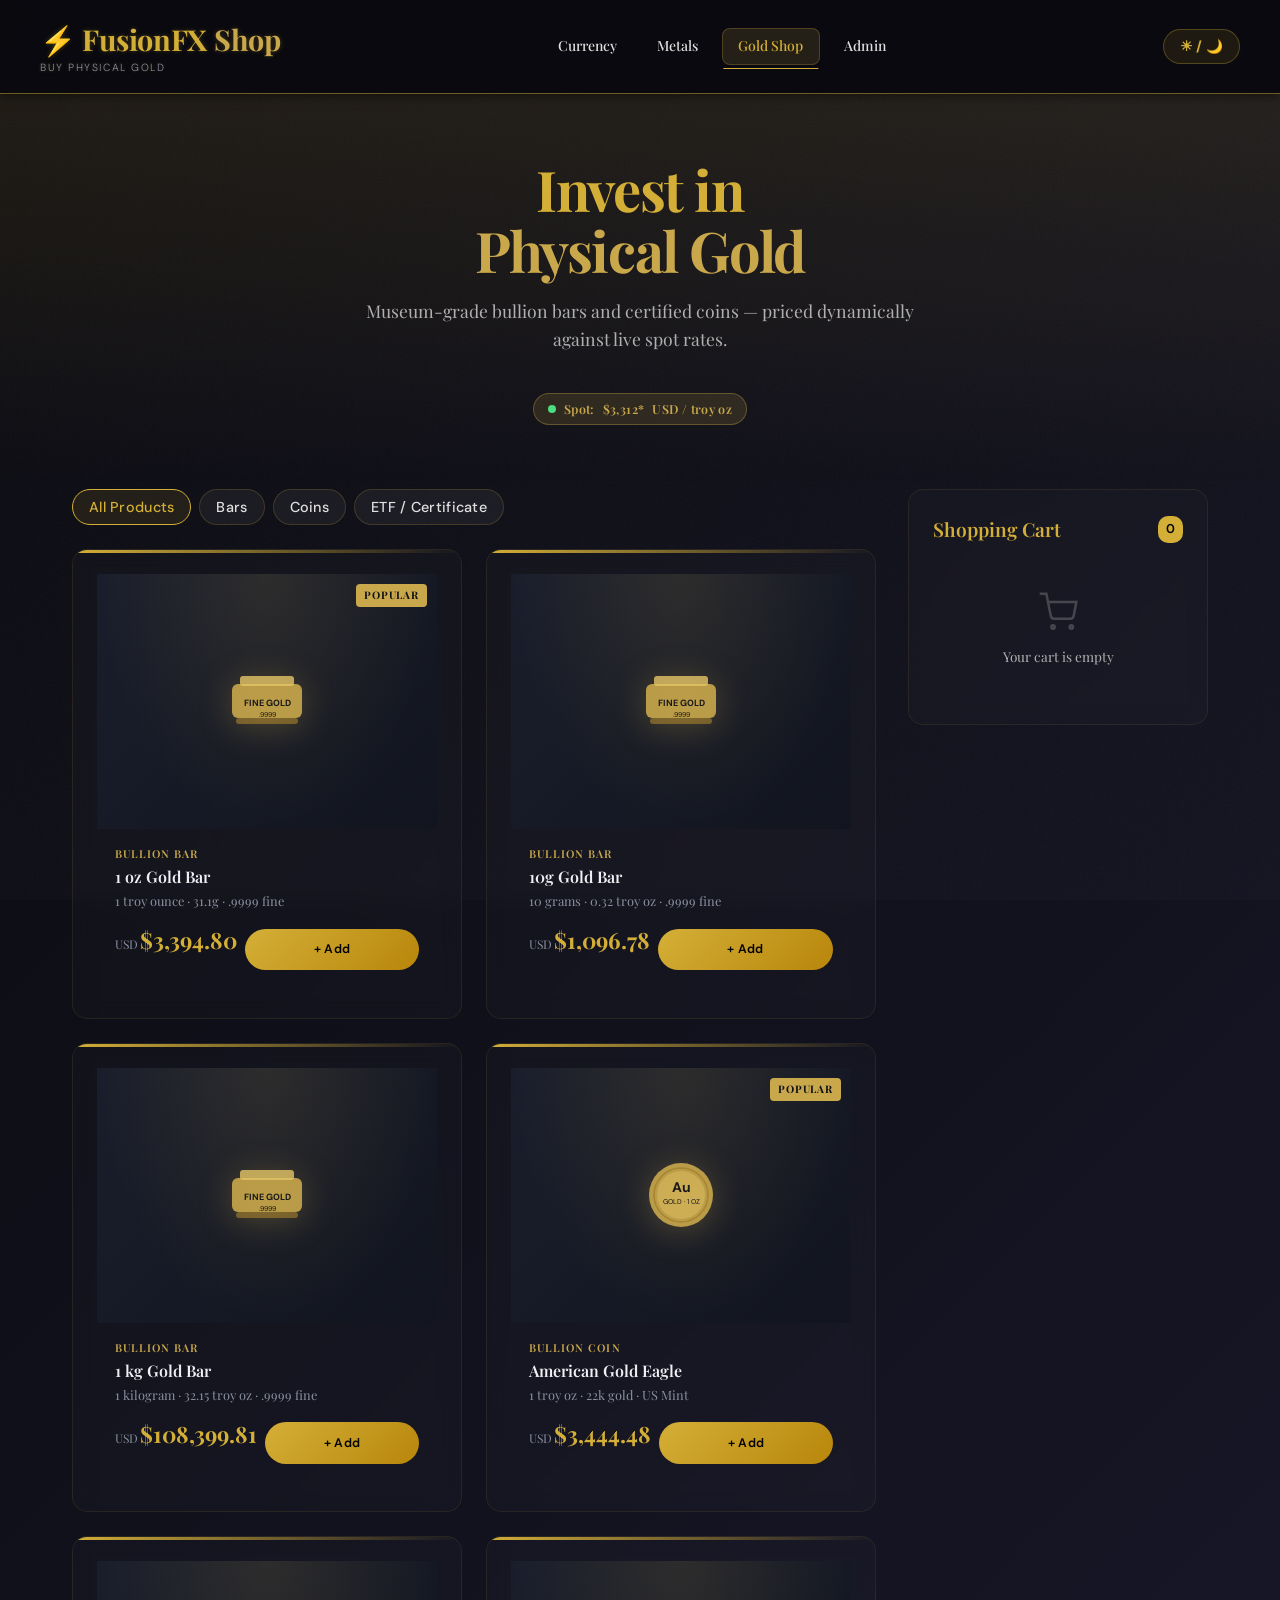
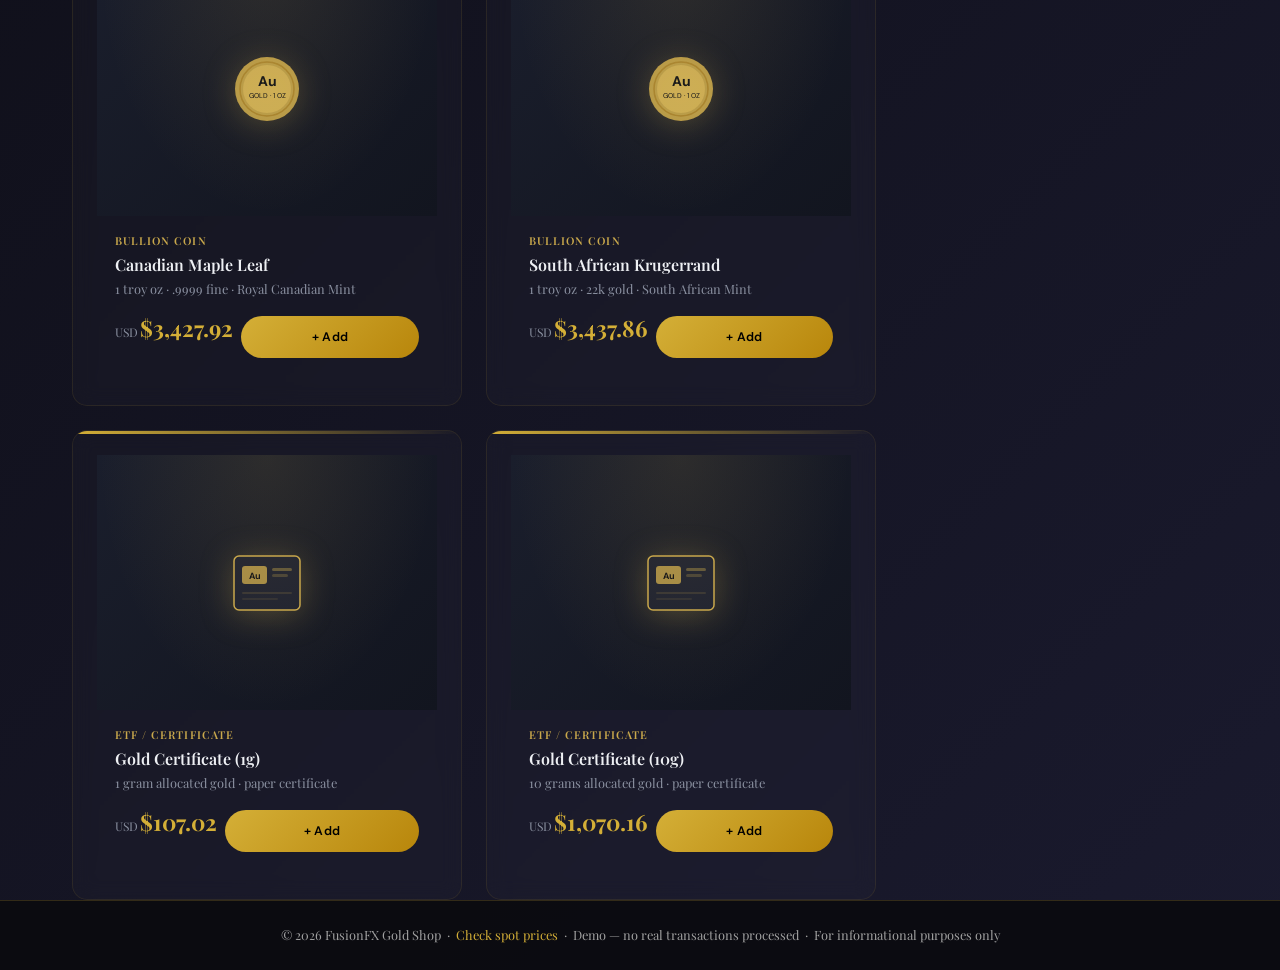
<file: shop.html>
<!DOCTYPE html>
<html lang="en">
<head>
  <meta charset="UTF-8">
  <meta name="viewport" content="width=device-width, initial-scale=1.0">
  <meta name="description" content="Buy physical gold online with live spot pricing. Museum-grade bullion bars, certified coins, and gold ETFs. Secure checkout with dynamic pricing.">
  <title>FusionFX | Gold Shop</title>
  <link rel="stylesheet" href="style.css">
  <style>
    /* Luxury Enhancements - Refined */
    body {
      background: linear-gradient(135deg, #0a0a0f 0%, #1a1a2e 100%);
      color: #f5f5f5;
      font-family: 'Playfair Display', serif;
      overflow-x: hidden;
    }

    header {
      background: rgba(10,10,15,0.95);
      backdrop-filter: blur(15px);
      border-bottom: 1px solid rgba(212,175,55,0.5);
      box-shadow: 0 2px 10px rgba(0,0,0,0.5);
      position: relative;
    }

    .logo {
      font-size: 1.8rem;
      font-weight: 700;
      color: #D4AF37;
      text-shadow: 0 0 5px rgba(212, 175, 55, 0.3);
    }

    nav a {
      color: #e0e0e0;
      transition: color 0.3s ease;
      position: relative;
    }
    nav a:hover, nav a.active {
      color: #D4AF37;
    }
    nav a::after {
      content: '';
      position: absolute;
      bottom: -5px; left: 50%; width: 0; height: 1px;
      background: #D4AF37;
      transition: width 0.3s ease;
      transform: translateX(-50%);
    }
    nav a:hover::after, nav a.active::after {
      width: 100%;
    }

    .theme-btn {
      background: rgba(212,175,55,0.1);
      color: #D4AF37;
      border: 1px solid rgba(212,175,55,0.3);
      padding: 0.5rem 1rem;
      border-radius: 25px;
      cursor: pointer;
      transition: all 0.3s ease;
    }
    .theme-btn:hover {
      background: rgba(212,175,55,0.2);
      border-color: #D4AF37;
    }

    .shop-hero {
      text-align: center;
      padding: 4rem 2rem;
      background: linear-gradient(to bottom, rgba(212,175,55,0.1) 0%, transparent 100%);
      position: relative;
    }
    .shop-hero h1 {
      font-size: 3.5rem;
      font-weight: 700;
      color: #D4AF37;
      margin-bottom: 1rem;
    }
    .shop-hero .line2 {
      display: block;
      color: #f5f5f5;
    }
    .shop-hero p {
      font-size: 1.1rem;
      color: #b0b0b0;
      max-width: 600px;
      margin: 0 auto 1.5rem;
    }
    .live-price-pill {
      display: inline-flex;
      align-items: center;
      gap: 0.5rem;
      background: rgba(212,175,55,0.1);
      color: #D4AF37;
      padding: 0.5rem 1rem;
      border-radius: 25px;
      border: 1px solid rgba(212,175,55,0.3);
      font-weight: 600;
    }
    .live-dot {
      width: 8px; height: 8px;
      background: #4ade80;
      border-radius: 50%;
      animation: pulse 2s infinite;
    }
    @keyframes pulse {
      0%, 100% { opacity: 1; }
      50% { opacity: 0.5; }
    }

    .shop-layout {
      display: grid;
      grid-template-columns: 1fr 300px;
      gap: 2rem;
      max-width: 1200px;
      margin: 0 auto;
      padding: 0 2rem;
    }
    @media (max-width: 900px) {
      .shop-layout { grid-template-columns: 1fr; }
    }

    .filter-bar {
      display: flex;
      gap: 0.5rem;
      margin-bottom: 1.5rem;
      flex-wrap: wrap;
    }
    .filter-btn {
      background: rgba(255,255,255,0.05);
      border: 1px solid rgba(212,175,55,0.2);
      color: #e0e0e0;
      padding: 0.5rem 1rem;
      border-radius: 20px;
      cursor: pointer;
      transition: all 0.3s ease;
      font-size: 0.9rem;
    }
    .filter-btn:hover, .filter-btn.active {
      background: rgba(212,175,55,0.1);
      border-color: #D4AF37;
      color: #D4AF37;
    }

    .product-grid {
      display: grid;
      grid-template-columns: repeat(auto-fill, minmax(280px, 1fr));
      gap: 1.5rem;
    }
    .product-card {
      background: rgba(255,255,255,0.02);
      backdrop-filter: blur(10px);
      border: 1px solid rgba(212,175,55,0.1);
      border-radius: 15px;
      padding: 1.5rem;
      transition: all 0.3s ease;
      position: relative;
      overflow: hidden;
    }
    .product-card:hover {
      transform: translateY(-5px);
      border-color: rgba(212,175,55,0.3);
      box-shadow: 0 8px 25px rgba(0,0,0,0.4);
    }
    .product-card::before {
      content: '';
      position: absolute;
      top: 0; left: 0; right: 0;
      height: 3px;
      background: linear-gradient(90deg, #D4AF37, transparent);
    }
    .product-image {
      width: 100%;
      height: 150px;
      object-fit: cover;
      border-radius: 8px;
      margin-bottom: 1rem;
    }
    .product-title {
      font-size: 1.2rem;
      font-weight: 600;
      color: #f5f5f5;
      margin-bottom: 0.5rem;
    }
    .product-desc {
      color: #b0b0b0;
      font-size: 0.9rem;
      margin-bottom: 1rem;
    }
    .product-price {
      font-size: 1.4rem;
      font-weight: 700;
      color: #D4AF37;
      margin-bottom: 1rem;
    }
    .add-to-cart-btn {
      background: linear-gradient(135deg, #D4AF37, #B8860B);
      color: #000;
      border: none;
      padding: 0.8rem 1.5rem;
      border-radius: 25px;
      cursor: pointer;
      font-weight: 600;
      transition: all 0.3s ease;
      width: 100%;
    }
    .add-to-cart-btn:hover {
      transform: translateY(-2px);
      box-shadow: 0 4px 15px rgba(212,175,55,0.4);
    }

    .cart-sidebar {
      background: rgba(255,255,255,0.02);
      backdrop-filter: blur(10px);
      border: 1px solid rgba(212,175,55,0.1);
      border-radius: 15px;
      padding: 1.5rem;
      position: sticky;
      top: 2rem;
      height: fit-content;
    }
    .cart-title {
      font-size: 1.2rem;
      font-weight: 600;
      color: #D4AF37;
      margin-bottom: 1rem;
      display: flex;
      justify-content: space-between;
      align-items: center;
    }
    .cart-count-badge {
      background: #D4AF37;
      color: #000;
      padding: 0.2rem 0.5rem;
      border-radius: 10px;
      font-size: 0.8rem;
      font-weight: 600;
    }
    .cart-empty {
      text-align: center;
      color: #b0b0b0;
      padding: 2rem 0;
    }
    .cart-item {
      display: flex;
      gap: 0.75rem;
      padding: 0.75rem 0;
      border-bottom: 1px solid rgba(212,175,55,0.1);
    }
    .cart-item:last-child { border-bottom: none; }
    .cart-item img {
      width: 50px; height: 50px;
      object-fit: cover;
      border-radius: 5px;
    }
    .cart-item-details {
      flex: 1;
    }
    .cart-item-title {
      font-weight: 600;
      color: #f5f5f5;
      margin-bottom: 0.25rem;
    }
    .cart-item-price {
      color: #D4AF37;
      font-weight: 600;
    }
    .cart-item-remove {
      background: rgba(248,113,113,0.1);
      color: #f87171;
      border: none;
      padding: 0.25rem 0.5rem;
      border-radius: 5px;
      cursor: pointer;
      font-size: 0.8rem;
    }
    .cart-divider {
      border: none;
      border-top: 1px solid rgba(212,175,55,0.2);
      margin: 1rem 0;
    }
    .cart-summary-row {
      display: flex;
      justify-content: space-between;
      font-size: 0.9rem;
      margin-bottom: 0.5rem;
      color: #b0b0b0;
    }
    .cart-total-row {
      display: flex;
      justify-content: space-between;
      font-size: 1.1rem;
      font-weight: 700;
      color: #f5f5f5;
      padding-top: 0.5rem;
      border-top: 1px solid rgba(212,175,55,0.2);
      margin-top: 0.5rem;
    }
    .checkout-btn {
      background: linear-gradient(135deg, #D4AF37, #B8860B);
      color: #000;
      border: none;
      padding: 0.8rem 1rem;
      border-radius: 25px;
      cursor: pointer;
      font-weight: 600;
      width: 100%;
      margin-top: 1rem;
      transition: all 0.3s ease;
    }
    .checkout-btn:hover {
      transform: translateY(-2px);
      box-shadow: 0 4px 15px rgba(212,175,55,0.4);
    }

    .modal-overlay {
      position: fixed;
      inset: 0;
      background: rgba(0,0,0,0.7);
      backdrop-filter: blur(5px);
      display: none;
      align-items: center;
      justify-content: center;
      z-index: 1000;
    }
    .modal-overlay.open { display: flex; }
    .modal {
      background: rgba(255,255,255,0.05);
      backdrop-filter: blur(20px);
      border: 1px solid rgba(212,175,55,0.2);
      border-radius: 20px;
      padding: 2rem;
      max-width: 500px;
      width: 90%;
      position: relative;
      box-shadow: 0 10px 40px rgba(0,0,0,0.5);
    }
    .modal-close {
      position: absolute;
      top: 1rem; right: 1rem;
      background: rgba(212,175,55,0.1);
      border: none;
      color: #D4AF37;
      width: 30px; height: 30px;
      border-radius: 50%;
      cursor: pointer;
      font-size: 1.2rem;
      transition: all 0.3s ease;
    }
    .modal-close:hover {
      background: rgba(212,175,55,0.2);
    }
    .modal h2 {
      color: #D4AF37;
      margin-bottom: 0.5rem;
    }
    .modal-subtitle {
      color: #b0b0b0;
      margin-bottom: 1.5rem;
    }
    .order-summary-box {
      background: rgba(255,255,255,0.03);
      border: 1px solid rgba(212,175,55,0.1);
      border-radius: 10px;
      padding: 1rem;
      margin-bottom: 1.5rem;
    }
    .form-row {
      margin-bottom: 1rem;
    }
    .form-row label {
      display: block;
      color: #f5f5f5;
      margin-bottom: 0.5rem;
      font-weight: 600;
    }
    .form-row input {
      width: 100%;
      background: rgba(255,255,255,0.05);
      border: 1px solid rgba(212,175,55,0.2);
      border-radius: 8px;
      padding: 0.75rem;
      color: #f5f5f5;
      transition: border-color 0.3s ease;
    }
    .form-row input:focus {
      outline: none;
      border-color: #D4AF37;
    }
    .form-two {
      display: grid;
      grid-template-columns: 1fr 1fr;
      gap: 1rem;
    }
    .success-screen {
      text-align: center;
    }
    .success-icon {
      font-size: 3rem;
      color: #4ade80;
      margin-bottom: 1rem;
    }

    footer {
      text-align: center;
      padding: 1.5rem;
      background: rgba(10,10,15,0.9);
      border-top: 1px solid rgba(212,175,55,0.2);
      color: #a0a0a0;
    }
    footer a {
      color: #D4AF37;
      text-decoration: none;
      transition: color 0.3s ease;
    }
    footer a:hover {
      color: #F0E68C;
    }

    #hiddenLogin {
      position: fixed;
      bottom: 20px;
      right: 20px;
      background: rgba(212,175,55,0.1);
      color: #D4AF37;
      border: 1px solid rgba(212,175,55,0.3);
      padding: 0.6rem 1.2rem;
      border-radius: 20px;
      cursor: pointer;
      opacity: 0;
      transition: all 0.3s ease;
      font-weight: 600;
      text-transform: uppercase;
      letter-spacing: 0.5px;
    }
    #hiddenLogin:hover {
      opacity: 1;
      background: rgba(212,175,55,0.2);
      border-color: #D4AF37;
    }

    @media (max-width: 768px) {
      .shop-hero h1 { font-size: 2.5rem; }
      .shop-layout { padding: 0 1rem; }
      .product-grid { grid-template-columns: 1fr; }
    }
  </style>
</head>
<body>

  <header>
    <div class="logo">
      ⚡ FusionFX <span>Shop</span>
      <small>Buy Physical Gold</small>
    </div>
    <nav>
      <a href="index.html">Currency</a>
      <a href="metals.html">Metals</a>
      <a href="shop.html" class="active">Gold Shop</a>
      <a href="admin.html">Admin</a>
    </nav>
    <button id="themeToggle" class="theme-btn">☀ / 🌙</button>
  </header>

  <!-- Hero -->
  <div class="shop-hero">
    <h1>
      Invest in
      <span class="line2">Physical Gold</span>
    </h1>
    <p>Museum-grade bullion bars and certified coins — priced dynamically against live spot rates.</p>
    <div class="live-price-pill">
      <span class="live-dot"></span>
      Spot: <span id="heroSpotPrice">loading…</span> USD / troy oz
    </div>
  </div>

  <div class="shop-layout">
    <!-- Left: Products -->
    <div>
      <!-- Filter bar -->
      <div class="filter-bar">
        <button class="filter-btn active" onclick="filterProducts('all', this)">All Products</button>
        <button class="filter-btn" onclick="filterProducts('bar', this)">Bars</button>
        <button class="filter-btn" onclick="filterProducts('coin', this)">Coins</button>
        <button class="filter-btn" onclick="filterProducts('etf', this)">ETF / Certificate</button>
      </div>

      <!-- Product grid -->
      <div class="product-grid" id="productGrid">
        <!-- Injected by JS -->
      </div>
    </div>

    <!-- Right: Cart -->
    <aside class="cart-sidebar">
      <div class="cart-title">
        Shopping Cart
        <span class="cart-count-badge" id="cartBadge">0</span>
      </div>

      <div id="cartItems">
        <div class="cart-empty" id="cartEmpty">
          <svg width="40" height="40" viewBox="0 0 24 24" fill="none" stroke="currentColor" stroke-width="1.5"><circle cx="9" cy="21" r="1"/><circle cx="20" cy="21" r="1"/><path d="M1 1h4l2.68 13.39a2 2 0 0 0 2 1.61h9.72a2 2 0 0 0 2-1.61L23 6H6"/></svg>
          <div>Your cart is empty</div>
        </div>
      </div>

      <div id="cartFooter" style="display:none">
        <hr class="cart-divider">
        <div class="cart-summary-row">
          <span>Subtotal</span>
          <span id="subtotalDisplay">$0.00</span>
        </div>
        <div class="cart-summary-row">
          <span>Dealer premium (2.5%)</span>
          <span id="premiumDisplay">$0.00</span>
        </div>
        <div class="cart-summary-row">
          <span>Shipping</span>
          <span id="shippingDisplay">$25.00</span>
        </div>
        <div class="cart-total-row">
          <span>Total</span>
          <span id="totalDisplay">$0.00</span>
        </div>
        <button type="button" class="checkout-btn" onclick="openCheckout()">Proceed to Checkout →</button>
      </div>
    </aside>
  </div>

  <!-- Checkout Modal -->
  <div class="modal-overlay" id="checkoutModal">
    <div class="modal">
      <button class="modal-close" onclick="closeCheckout()">✕</button>

      <!-- Form screen -->
      <div id="checkoutForm">
        <h2>Secure Checkout</h2>
        <p class="modal-subtitle">All transactions are encrypted and insured during transit.</p>

        <div class="order-summary-box" id="modalOrderSummary"></div>

        <div class="form-row">
          <label>Full Name</label>
          <input type="text" placeholder="Jane Smith" id="chkName">
        </div>
        <div class="form-row">
          <label>Email Address</label>
          <input type="email" placeholder="jane@example.com" id="chkEmail">
        </div>
        <div class="form-row">
          <label>Delivery Address</label>
          <input type="text" placeholder="123 Main St, City, Country" id="chkAddress">
        </div>
        <div class="form-two">
          <div class="form-row">
            <label>Card Number</label>
            <input type="text" placeholder="•••• •••• •••• ••••" id="chkCard" maxlength="19" oninput="formatCard(this)">
          </div>
          <div class="form-row">
            <label>Expiry</label>
            <input type="text" placeholder="MM / YY" id="chkExpiry" maxlength="7" oninput="formatExpiry(this)">
          </div>
        </div>
        <button type="button" style="width:100%;padding:0.8rem;" onclick="placeOrder()">Place Order</button>
      </div>

      <!-- Success screen -->
      <div class="success-screen" id="successScreen">
        <div class="success-icon">✓</div>
        <h3>Order Confirmed!</h3>
        <p>Thank you! Your gold is being processed and will ship within 2–3 business days.<br>A confirmation will be sent to your email.</p>
        <button style="margin-top:1.25rem;" onclick="closeCheckout()">Done</button>
      </div>
    </div>
  </div>

  <footer>
    <p>© 2026 FusionFX Gold Shop &nbsp;·&nbsp; <a href="metals.html">Check spot prices</a> &nbsp;·&nbsp; Demo — no real transactions processed &nbsp;·&nbsp; For informational purposes only</p>
  </footer>

  <button id="hiddenLogin" onclick="window.location.href='admin.html'">Login</button>

  <script src="db.js"></script>
  <script src="script.js"></script>
</body>
</html>
</file>
<file: style.css>
/* ============================================================
   FusionFX — Global Styles
   Aesthetic: Luxury editorial, dark gold
   Fonts: Playfair Display (headings) + DM Sans (body)
============================================================ */

@import url('https://fonts.googleapis.com/css2?family=Playfair+Display:wght@400;600;700&family=DM+Sans:wght@300;400;500;600&display=swap');

:root {
  --gold:        #c9a84c;
  --gold-light:  #e8c96a;
  --gold-dim:    rgba(201,168,76,0.15);
  --indigo:      #5b5bd6;
  --navy:        #0f1117;
  --navy-mid:    #181c27;
  --navy-card:   #1c2030;
  --navy-border: rgba(255,255,255,0.07);
  --text:        #eef0f4;
  --text-muted:  #8a90a0;
  --radius-lg:   18px;
  --radius-md:   12px;
  --shadow-card: 0 8px 32px rgba(0,0,0,0.35);
  --transition:  0.25s cubic-bezier(0.4,0,0.2,1);
}

/* ---- Reset ---- */
*, *::before, *::after { box-sizing: border-box; margin: 0; padding: 0; }

html { scroll-behavior: smooth; }

body {
  font-family: 'DM Sans', sans-serif;
  background: var(--navy);
  color: var(--text);
  min-height: 100vh;
  font-size: 1rem;
  line-height: 1.6;
  -webkit-font-smoothing: antialiased;
}

/* ---- Grain texture overlay ---- */
body::before {
  content: '';
  position: fixed;
  inset: 0;
  background-image: url("data:image/svg+xml,%3Csvg viewBox='0 0 200 200' xmlns='http://www.w3.org/2000/svg'%3E%3Cfilter id='n'%3E%3CfeTurbulence type='fractalNoise' baseFrequency='0.9' numOctaves='4' stitchTiles='stitch'/%3E%3C/filter%3E%3Crect width='100%25' height='100%25' filter='url(%23n)' opacity='0.04'/%3E%3C/svg%3E");
  background-size: 200px 200px;
  pointer-events: none;
  z-index: 0;
}

/* ---- Header ---- */
header {
  display: flex;
  justify-content: space-between;
  align-items: center;
  flex-wrap: wrap;
  gap: 0.75rem;
  padding: 1rem 2.5rem;
  background: rgba(15,17,23,0.85);
  backdrop-filter: blur(16px);
  border-bottom: 1px solid var(--navy-border);
  position: sticky;
  top: 0;
  z-index: 100;
}

.logo {
  font-family: 'Playfair Display', serif;
  font-size: 1.5rem;
  font-weight: 700;
  letter-spacing: -0.01em;
  color: var(--text);
}
.logo span { color: var(--gold); }
.logo small {
  font-family: 'DM Sans', sans-serif;
  font-size: 0.65rem;
  font-weight: 300;
  letter-spacing: 0.15em;
  text-transform: uppercase;
  color: var(--text-muted);
  display: block;
  margin-top: -2px;
}

nav {
  display: flex;
  gap: 0.5rem;
  flex-wrap: wrap;
}

nav a {
  padding: 0.4rem 0.95rem;
  border-radius: 8px;
  color: var(--text-muted);
  text-decoration: none;
  font-size: 0.875rem;
  font-weight: 500;
  transition: color var(--transition), background var(--transition);
  border: 1px solid transparent;
}
nav a:hover, nav a.active {
  color: var(--gold);
  background: var(--gold-dim);
  border-color: rgba(201,168,76,0.25);
}

.theme-btn {
  background: transparent;
  border: 1px solid var(--navy-border);
  color: var(--text-muted);
  padding: 0.4rem 0.7rem;
  border-radius: 8px;
  font-size: 0.85rem;
  cursor: pointer;
  transition: all var(--transition);
}
.theme-btn:hover {
  border-color: var(--gold);
  color: var(--gold);
  transform: none;
}

/* ---- Hero stripe (converter pages) ---- */
.page-hero {
  padding: 2.5rem 2.5rem 0;
}
.page-hero h1 {
  font-family: 'Playfair Display', serif;
  font-size: clamp(2rem, 4vw, 3rem);
  font-weight: 600;
  line-height: 1.15;
  letter-spacing: -0.02em;
}
.page-hero h1 em {
  font-style: normal;
  color: var(--gold);
}
.page-hero p {
  color: var(--text-muted);
  max-width: 500px;
  margin-top: 0.5rem;
  font-size: 0.95rem;
}

/* ---- Container ---- */
.container {
  display: grid;
  grid-template-columns: repeat(auto-fit, minmax(340px, 1fr));
  gap: 1.5rem;
  padding: 2rem 2.5rem;
  position: relative;
  z-index: 1;
}

/* ---- Glass Card ---- */
.glass-card {
  background: var(--navy-card);
  border-radius: var(--radius-lg);
  padding: 1.75rem;
  box-shadow: var(--shadow-card);
  border: 1px solid var(--navy-border);
  transition: transform var(--transition), border-color var(--transition);
  position: relative;
  overflow: hidden;
}
.glass-card::before {
  content: '';
  position: absolute;
  top: 0; left: 0; right: 0;
  height: 1px;
  background: linear-gradient(90deg, transparent, var(--gold-light), transparent);
  opacity: 0;
  transition: opacity var(--transition);
}
.glass-card:hover::before { opacity: 1; }
.glass-card:hover {
  transform: translateY(-3px);
  border-color: rgba(201,168,76,0.2);
}

/* ---- Section title ---- */
.section-title {
  font-family: 'Playfair Display', serif;
  font-size: 1.25rem;
  font-weight: 600;
  margin-bottom: 1.25rem;
  color: var(--text);
  display: flex;
  align-items: center;
  gap: 0.5rem;
}
.section-title .badge {
  font-family: 'DM Sans', sans-serif;
  font-size: 0.65rem;
  font-weight: 600;
  text-transform: uppercase;
  letter-spacing: 0.1em;
  background: var(--gold-dim);
  color: var(--gold);
  border: 1px solid rgba(201,168,76,0.3);
  padding: 0.2rem 0.5rem;
  border-radius: 4px;
}

/* ---- Inputs & Selects ---- */
.input-group {
  display: flex;
  flex-wrap: wrap;
  gap: 0.6rem;
  margin-bottom: 1rem;
}

.input-group select,
.input-group input {
  padding: 0.6rem 0.85rem;
  border: 1px solid var(--navy-border);
  border-radius: var(--radius-md);
  font-size: 0.9rem;
  font-family: 'DM Sans', sans-serif;
  background: var(--navy-mid);
  color: var(--text);
  transition: border-color var(--transition), box-shadow var(--transition);
  min-width: 80px;
}
.input-group select:focus,
.input-group input:focus {
  outline: none;
  border-color: var(--gold);
  box-shadow: 0 0 0 3px var(--gold-dim);
}
.input-group select option { background: var(--navy-mid); }

/* ---- Buttons ---- */
button {
  background: linear-gradient(135deg, var(--gold), #a8832e);
  color: #0f1117;
  border: none;
  padding: 0.65rem 1.5rem;
  border-radius: var(--radius-md);
  cursor: pointer;
  font-size: 0.9rem;
  font-weight: 700;
  font-family: 'DM Sans', sans-serif;
  letter-spacing: 0.02em;
  transition: filter var(--transition), transform var(--transition);
}
button:hover {
  filter: brightness(1.1);
  transform: translateY(-1px);
  background: linear-gradient(135deg, var(--gold), #a8832e);
}
button:active { transform: translateY(0); }

.btn-outline {
  background: transparent;
  border: 1px solid var(--gold);
  color: var(--gold);
  padding: 0.55rem 1.2rem;
}
.btn-outline:hover {
  background: var(--gold-dim);
  filter: none;
}

/* ---- Result & Change ---- */
.result-box, .change-box {
  margin-top: 0.85rem;
  font-size: 0.95rem;
  font-weight: 500;
  color: var(--text-muted);
}
.result-box span, .change-box span {
  color: var(--text);
  font-weight: 600;
}
.change-up   { color: #4ade80 !important; }
.change-down { color: #f87171 !important; }

/* ---- Chart ---- */
canvas {
  max-height: 220px;
}

/* ---- Refresh Indicator ---- */
#refreshIndicator {
  display: inline-block;
  font-size: 1rem;
  color: var(--gold);
  transition: transform 0.8s;
}
.spin { transform: rotate(360deg); }

/* ---- Info card (metals page) ---- */
.info-grid {
  display: grid;
  grid-template-columns: 1fr 1fr;
  gap: 0.75rem;
  margin-top: 0.5rem;
}
.info-item {
  background: var(--navy-mid);
  border: 1px solid var(--navy-border);
  border-radius: var(--radius-md);
  padding: 0.85rem 1rem;
}
.info-item strong {
  display: block;
  font-size: 1rem;
  color: var(--gold);
  font-family: 'Playfair Display', serif;
}
.info-item span {
  font-size: 0.8rem;
  color: var(--text-muted);
  margin-top: 0.2rem;
  display: block;
}

/* ---- Live ticker strip ---- */
.ticker {
  background: var(--navy-mid);
  border-bottom: 1px solid var(--navy-border);
  overflow: hidden;
  white-space: nowrap;
  padding: 0.4rem 0;
  font-size: 0.78rem;
  font-weight: 500;
  color: var(--text-muted);
  position: relative;
  z-index: 1;
}
.ticker-inner {
  display: inline-block;
  animation: ticker-scroll 30s linear infinite;
}
.ticker-item { margin: 0 2.5rem; display: inline; }
.ticker-item .up   { color: #4ade80; }
.ticker-item .down { color: #f87171; }
.ticker-item .sym  { color: var(--gold); font-weight: 600; }
@keyframes ticker-scroll {
  from { transform: translateX(0); }
  to   { transform: translateX(-50%); }
}

/* ============================================================
   SHOP PAGE
============================================================ */

.shop-hero {
  padding: 3rem 2.5rem 1.5rem;
  position: relative;
  z-index: 1;
}
.shop-hero h1 {
  font-family: 'Playfair Display', serif;
  font-size: clamp(2.2rem, 5vw, 3.5rem);
  font-weight: 700;
  line-height: 1.1;
  letter-spacing: -0.025em;
}
.shop-hero h1 .line2 { color: var(--gold); display: block; }
.shop-hero p {
  color: var(--text-muted);
  margin-top: 0.75rem;
  max-width: 480px;
}
.shop-hero .live-price-pill {
  display: inline-flex;
  align-items: center;
  gap: 0.5rem;
  background: var(--gold-dim);
  border: 1px solid rgba(201,168,76,0.35);
  border-radius: 999px;
  padding: 0.3rem 0.85rem;
  font-size: 0.78rem;
  font-weight: 600;
  color: var(--gold);
  margin-top: 1rem;
  letter-spacing: 0.03em;
}
.live-dot {
  width: 6px; height: 6px;
  background: #4ade80;
  border-radius: 50%;
  animation: pulse-dot 1.5s infinite;
}
@keyframes pulse-dot {
  0%, 100% { opacity: 1; transform: scale(1); }
  50%       { opacity: 0.5; transform: scale(1.4); }
}

/* ---- Shop Layout ---- */
.shop-layout {
  display: grid;
  grid-template-columns: 1fr 340px;
  gap: 1.5rem;
  padding: 0 2.5rem 3rem;
  align-items: start;
  position: relative;
  z-index: 1;
}
@media (max-width: 900px) {
  .shop-layout { grid-template-columns: 1fr; }
}

/* ---- Filter bar ---- */
.filter-bar {
  display: flex;
  gap: 0.5rem;
  margin-bottom: 1.25rem;
  flex-wrap: wrap;
}
.filter-btn {
  background: var(--navy-card);
  border: 1px solid var(--navy-border);
  color: var(--text-muted);
  padding: 0.4rem 0.9rem;
  border-radius: 8px;
  font-size: 0.8rem;
  font-weight: 500;
  cursor: pointer;
  transition: all var(--transition);
}
.filter-btn:hover, .filter-btn.active {
  background: var(--gold-dim);
  border-color: rgba(201,168,76,0.4);
  color: var(--gold);
  filter: none;
  transform: none;
}

/* ---- Product Grid ---- */
.product-grid {
  display: grid;
  grid-template-columns: repeat(auto-fill, minmax(230px, 1fr));
  gap: 1.25rem;
}

.product-card {
  background: var(--navy-card);
  border: 1px solid var(--navy-border);
  border-radius: var(--radius-lg);
  overflow: hidden;
  transition: transform var(--transition), border-color var(--transition), box-shadow var(--transition);
  cursor: pointer;
}
.product-card:hover {
  transform: translateY(-4px);
  border-color: rgba(201,168,76,0.3);
  box-shadow: 0 16px 40px rgba(0,0,0,0.4), 0 0 0 1px rgba(201,168,76,0.1);
}

.product-img {
  width: 100%;
  aspect-ratio: 4/3;
  display: flex;
  align-items: center;
  justify-content: center;
  background: linear-gradient(135deg, #1a1e2c, #12151f);
  position: relative;
  overflow: hidden;
}
.product-img::after {
  content: '';
  position: absolute;
  inset: 0;
  background: radial-gradient(ellipse at 50% 0%, rgba(201,168,76,0.12), transparent 70%);
}
.product-img svg {
  width: 90px;
  height: 90px;
  filter: drop-shadow(0 4px 16px rgba(201,168,76,0.3));
}

.product-info {
  padding: 1rem 1.1rem 1.15rem;
}
.product-tag {
  font-size: 0.68rem;
  font-weight: 600;
  text-transform: uppercase;
  letter-spacing: 0.1em;
  color: var(--gold);
  margin-bottom: 0.3rem;
}
.product-name {
  font-family: 'Playfair Display', serif;
  font-size: 1rem;
  font-weight: 600;
  color: var(--text);
  margin-bottom: 0.2rem;
  line-height: 1.3;
}
.product-weight {
  font-size: 0.8rem;
  color: var(--text-muted);
  margin-bottom: 0.75rem;
}
.product-price-row {
  display: flex;
  align-items: center;
  justify-content: space-between;
  gap: 0.5rem;
}
.product-price {
  font-size: 1.05rem;
  font-weight: 700;
  color: var(--text);
}
.product-price .currency {
  font-size: 0.75rem;
  font-weight: 400;
  color: var(--text-muted);
  margin-right: 2px;
}
.add-to-cart-btn {
  background: var(--gold-dim);
  border: 1px solid rgba(201,168,76,0.3);
  color: var(--gold);
  font-size: 0.78rem;
  font-weight: 600;
  padding: 0.35rem 0.7rem;
  border-radius: 7px;
  cursor: pointer;
  transition: all var(--transition);
  white-space: nowrap;
}
.add-to-cart-btn:hover {
  background: var(--gold);
  color: #0f1117;
  filter: none;
  transform: none;
}
.badge-popular {
  position: absolute;
  top: 10px; right: 10px;
  background: var(--gold);
  color: #0f1117;
  font-size: 0.65rem;
  font-weight: 700;
  text-transform: uppercase;
  letter-spacing: 0.08em;
  padding: 0.2rem 0.5rem;
  border-radius: 4px;
  z-index: 2;
}

/* ---- Cart Sidebar ---- */
.cart-sidebar {
  background: var(--navy-card);
  border: 1px solid var(--navy-border);
  border-radius: var(--radius-lg);
  padding: 1.5rem;
  position: sticky;
  top: 80px;
}
.cart-title {
  font-family: 'Playfair Display', serif;
  font-size: 1.15rem;
  font-weight: 600;
  margin-bottom: 1rem;
  display: flex;
  align-items: center;
  justify-content: space-between;
}
.cart-count-badge {
  background: var(--gold);
  color: #0f1117;
  font-family: 'DM Sans', sans-serif;
  font-size: 0.7rem;
  font-weight: 700;
  padding: 0.15rem 0.5rem;
  border-radius: 999px;
}
.cart-empty {
  text-align: center;
  padding: 2rem 0;
  color: var(--text-muted);
  font-size: 0.85rem;
}
.cart-empty svg { opacity: 0.3; margin-bottom: 0.5rem; }

#cartItems { min-height: 60px; }

.cart-item {
  display: flex;
  align-items: center;
  gap: 0.75rem;
  padding: 0.65rem 0;
  border-bottom: 1px solid var(--navy-border);
  animation: slide-in 0.2s ease;
}
@keyframes slide-in {
  from { opacity: 0; transform: translateX(10px); }
  to   { opacity: 1; transform: translateX(0); }
}
.cart-item-icon {
  width: 36px; height: 36px;
  background: var(--gold-dim);
  border-radius: 8px;
  display: flex; align-items: center; justify-content: center;
  flex-shrink: 0;
  font-size: 1.1rem;
}
.cart-item-info { flex: 1; min-width: 0; }
.cart-item-name {
  font-size: 0.82rem;
  font-weight: 600;
  color: var(--text);
  white-space: nowrap;
  overflow: hidden;
  text-overflow: ellipsis;
}
.cart-item-price {
  font-size: 0.78rem;
  color: var(--text-muted);
  margin-top: 1px;
}
.cart-item-remove {
  background: transparent;
  border: none;
  color: var(--text-muted);
  cursor: pointer;
  font-size: 1rem;
  padding: 0.2rem;
  border-radius: 4px;
  transition: color var(--transition);
  flex-shrink: 0;
}
.cart-item-remove:hover {
  color: #f87171;
  transform: none;
  filter: none;
}

.cart-divider {
  border: none;
  border-top: 1px solid var(--navy-border);
  margin: 1rem 0;
}
.cart-summary-row {
  display: flex;
  justify-content: space-between;
  font-size: 0.85rem;
  color: var(--text-muted);
  margin-bottom: 0.4rem;
}
.cart-total-row {
  display: flex;
  justify-content: space-between;
  font-weight: 700;
  font-size: 1rem;
  color: var(--text);
  margin-top: 0.5rem;
}
.checkout-btn {
  width: 100%;
  margin-top: 1rem;
  padding: 0.8rem;
  font-size: 0.95rem;
  border-radius: var(--radius-md);
}

/* ---- Checkout Modal ---- */
.modal-overlay {
  position: fixed;
  inset: 0;
  background: rgba(0,0,0,0.7);
  backdrop-filter: blur(6px);
  z-index: 200;
  display: flex;
  align-items: center;
  justify-content: center;
  opacity: 0;
  pointer-events: none;
  transition: opacity 0.25s;
}
.modal-overlay.open {
  opacity: 1;
  pointer-events: all;
}
.modal {
  background: var(--navy-card);
  border: 1px solid rgba(201,168,76,0.2);
  border-radius: 20px;
  padding: 2rem;
  max-width: 420px;
  width: 90%;
  transform: scale(0.95) translateY(20px);
  transition: transform 0.3s cubic-bezier(0.4,0,0.2,1);
  position: relative;
}
.modal-overlay.open .modal {
  transform: scale(1) translateY(0);
}
.modal h2 {
  font-family: 'Playfair Display', serif;
  font-size: 1.4rem;
  margin-bottom: 0.25rem;
}
.modal-subtitle {
  color: var(--text-muted);
  font-size: 0.85rem;
  margin-bottom: 1.5rem;
}
.modal-close {
  position: absolute;
  top: 1rem; right: 1rem;
  background: transparent;
  border: 1px solid var(--navy-border);
  color: var(--text-muted);
  width: 30px; height: 30px;
  border-radius: 6px;
  display: flex; align-items: center; justify-content: center;
  cursor: pointer;
  font-size: 1rem;
  padding: 0;
  transition: all var(--transition);
}
.modal-close:hover { color: var(--text); border-color: var(--text-muted); filter: none; transform: none; }

.form-row { margin-bottom: 0.85rem; }
.form-row label {
  display: block;
  font-size: 0.78rem;
  font-weight: 600;
  color: var(--text-muted);
  text-transform: uppercase;
  letter-spacing: 0.08em;
  margin-bottom: 0.35rem;
}
.form-row input {
  width: 100%;
  background: var(--navy-mid);
  border: 1px solid var(--navy-border);
  border-radius: var(--radius-md);
  padding: 0.6rem 0.85rem;
  color: var(--text);
  font-family: 'DM Sans', sans-serif;
  font-size: 0.9rem;
  transition: border-color var(--transition);
}
.form-row input:focus {
  outline: none;
  border-color: var(--gold);
  box-shadow: 0 0 0 3px var(--gold-dim);
}
.form-two { display: grid; grid-template-columns: 1fr 1fr; gap: 0.75rem; }

.order-summary-box {
  background: var(--navy-mid);
  border-radius: var(--radius-md);
  padding: 0.85rem 1rem;
  margin-bottom: 1rem;
  font-size: 0.85rem;
}
.order-summary-box .row {
  display: flex;
  justify-content: space-between;
  color: var(--text-muted);
  margin-bottom: 0.35rem;
}
.order-summary-box .row.total {
  color: var(--text);
  font-weight: 700;
  border-top: 1px solid var(--navy-border);
  padding-top: 0.5rem;
  margin-top: 0.25rem;
}

/* ---- Success animation ---- */
.success-screen {
  text-align: center;
  padding: 1rem 0;
  display: none;
}
.success-screen.show { display: block; }
.success-icon {
  width: 64px; height: 64px;
  background: rgba(74,222,128,0.15);
  border-radius: 50%;
  display: flex; align-items: center; justify-content: center;
  margin: 0 auto 1rem;
  font-size: 1.8rem;
}
.success-screen h3 {
  font-family: 'Playfair Display', serif;
  font-size: 1.3rem;
  margin-bottom: 0.4rem;
}
.success-screen p { color: var(--text-muted); font-size: 0.85rem; }

/* ---- Footer ---- */
footer {
  text-align: center;
  padding: 1.25rem;
  background: rgba(15,17,23,0.9);
  border-top: 1px solid var(--navy-border);
  color: var(--text-muted);
  font-size: 0.8rem;
  position: relative;
  z-index: 1;
}
footer a { color: var(--gold); text-decoration: none; }

/* ============================================================
   LIGHT MODE overrides
============================================================ */
body.light-mode {
  --navy:        #f4f5f8;
  --navy-mid:    #ffffff;
  --navy-card:   #ffffff;
  --navy-border: rgba(0,0,0,0.08);
  --text:        #111318;
  --text-muted:  #6b7280;
  --shadow-card: 0 4px 20px rgba(0,0,0,0.08);
}
body.light-mode header, body.light-mode footer {
  background: rgba(244,245,248,0.92);
}
body.light-mode .input-group select,
body.light-mode .input-group input,
body.light-mode .form-row input {
  background: #f9fafb;
  color: #111318;
}
body.light-mode .info-item,
body.light-mode .order-summary-box {
  background: #f3f4f6;
}
body.light-mode .cart-sidebar,
body.light-mode .modal {
  background: #ffffff;
}
body.light-mode .cart-sidebar {
  border-color: rgba(0,0,0,0.08);
}
body.light-mode .product-img {
  background: linear-gradient(135deg, #f0eeea, #e8e6e1);
}
body.light-mode .checkout-btn {
  background: linear-gradient(135deg, #D4AF37, #B8860B);
  color: #000;
  box-shadow: 0 4px 15px rgba(212,175,55,0.35);
  pointer-events: all;
}
body.light-mode .checkout-btn:hover {
  filter: brightness(1.05);
}
body.light-mode .cart-item-remove {
  background: rgba(248,113,113,0.12);
  color: #b91c1c;
}
body.light-mode .cart-summary-row,
body.light-mode .cart-total-row {
  color: #111318;
}

/* ---- Scrollbar ---- */
::-webkit-scrollbar { width: 6px; }
::-webkit-scrollbar-track { background: var(--navy); }
::-webkit-scrollbar-thumb { background: var(--navy-border); border-radius: 3px; }
::-webkit-scrollbar-thumb:hover { background: var(--gold-dim); }

/* ---- Responsive ---- */
@media (max-width: 640px) {
  header { padding: 0.85rem 1.25rem; }
  .container, .shop-layout, .page-hero, .shop-hero { padding-left: 1.25rem; padding-right: 1.25rem; }
  .product-grid { grid-template-columns: 1fr 1fr; }
}
@media (max-width: 420px) {
  .product-grid { grid-template-columns: 1fr; }
}
</file>
